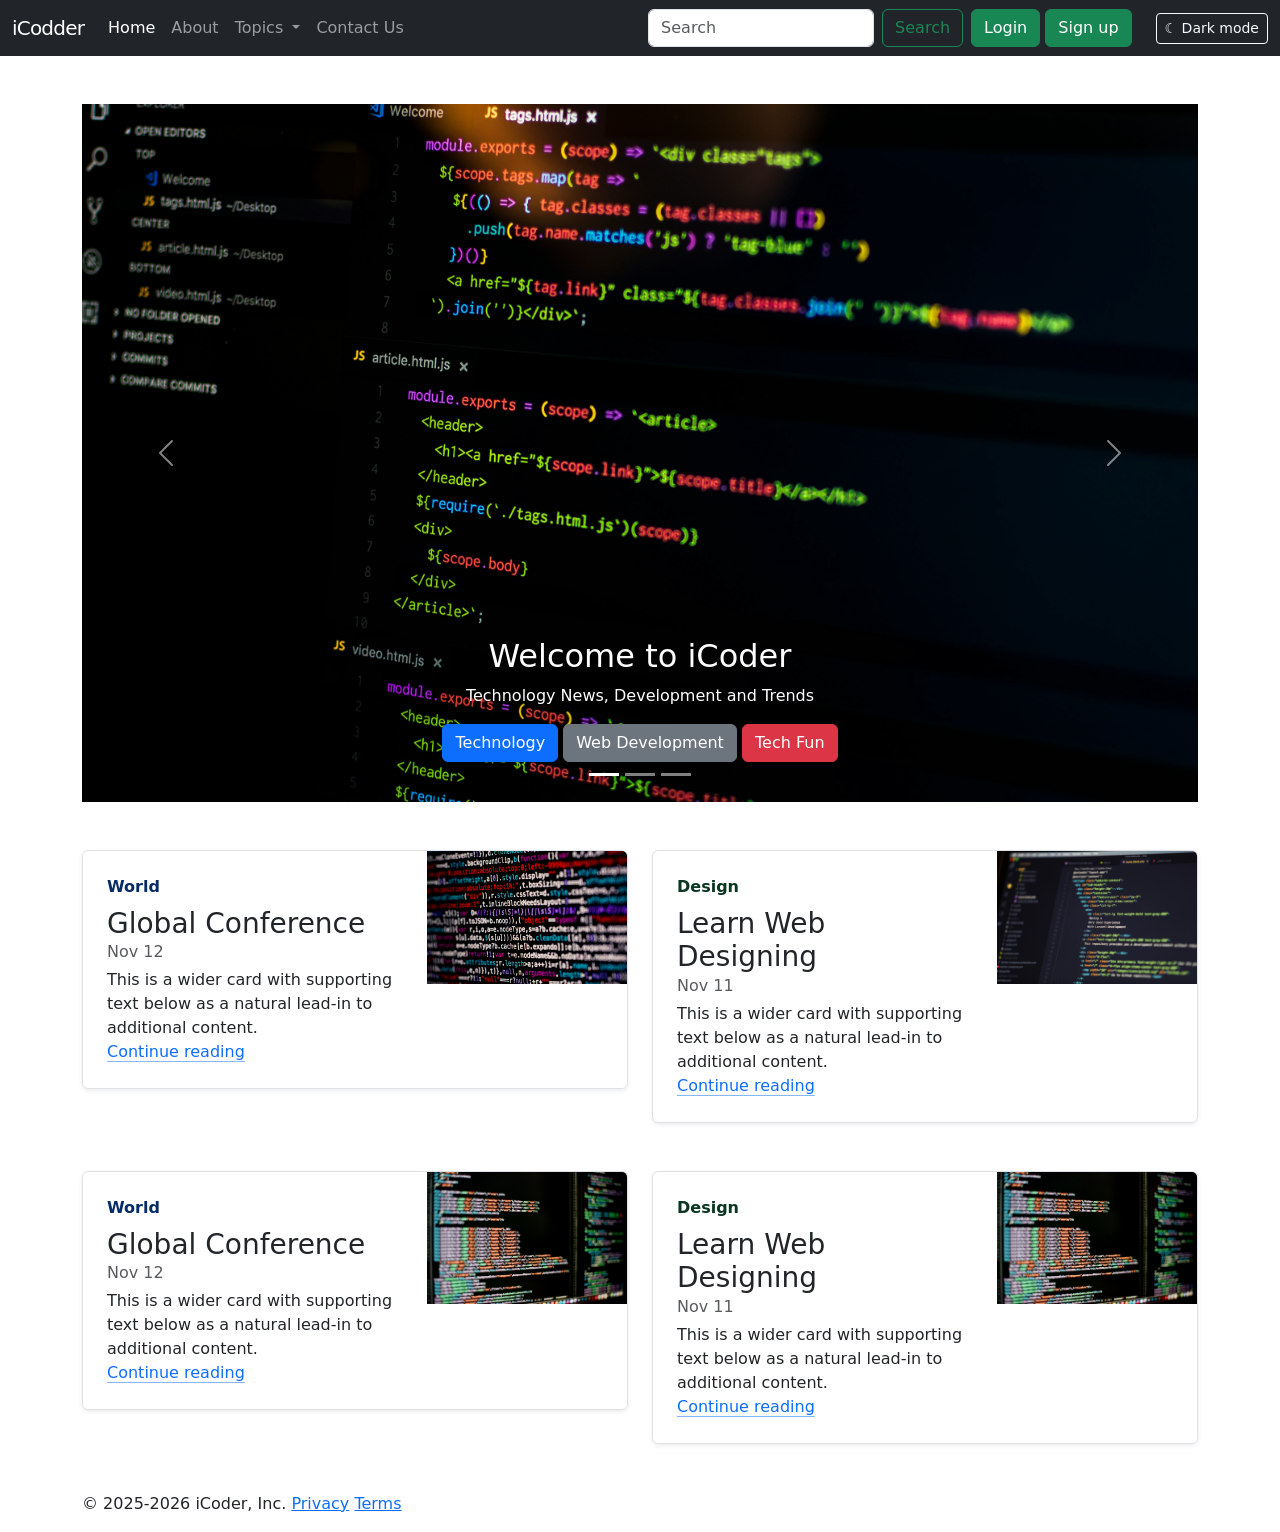
<file: index.html>
<!doctype html>
<html lang="en">

<head>
    <meta charset="utf-8">
    <meta name="viewport" content="width=device-width, initial-scale=1">
    <meta name="description" content="Learn web development with iCodder. Explore beginner-friendly HTML, CSS, JavaScript and Bootstrap learning resources.">
    <title>iCodder | Home</title>
    <link href="https://cdn.jsdelivr.net/npm/bootstrap@5.3.8/dist/css/bootstrap.min.css" rel="stylesheet"
        integrity="sha384-sRIl4kxILFvY47J16cr9ZwB07vP4J8+LH7qKQnuqkuIAvNWLzeN8tE5YBujZqJLB" crossorigin="anonymous">

    <link href="assets/css/style.css" rel="stylesheet">
</head>

<body>
    <!-- USING NAVBAR HERE!! -->
    <nav class="navbar navbar-expand-lg navbar-dark bg-dark">
        <div class="container-fluid">
            <a class="navbar-brand" href="index.html">iCodder</a>
            <button class="navbar-toggler" type="button" data-bs-toggle="collapse"
                data-bs-target="#navbarSupportedContent" aria-controls="navbarSupportedContent" aria-expanded="false"
                aria-label="Toggle navigation">
                <span class="navbar-toggler-icon"></span>
            </button>
            <div class="collapse navbar-collapse" id="navbarSupportedContent">
                <ul class="navbar-nav me-auto mb-2 mb-lg-0">
                    <li class="nav-item active">
                        <a class="nav-link active" href="index.html">Home</a>
                    </li>
                    <li class="nav-item">
                        <a class="nav-link" href="about.html">About</a>
                    </li>
                    <li class="nav-item dropdown">
                        <a class="nav-link dropdown-toggle" href="#" role="button" data-bs-toggle="dropdown"
                            aria-expanded="false">
                            Topics
                        </a>
                        <ul class="dropdown-menu">
                            <li><a class="dropdown-item" href="tutorial.html">Technology</a></li>
                            <li><a class="dropdown-item" href="tutorial.html">Web Development</a></li>
                            <li>
                                <hr class="dropdown-divider">
                            </li>
                            <li><a class="dropdown-item" href="contact.html">Support</a></li>
                            <li><a class="dropdown-item" href="contact.html">Write for us</a></li>
                        </ul>
                    </li>
                    <li class="nav-item">
                        <a class="nav-link" href="contact.html">Contact Us</a>
                    </li>
                </ul>
                <form class="d-flex" role="search">
                    <input class="form-control me-2" type="search" placeholder="Search" aria-label="Search" />
                    <button class="btn btn-outline-success" type="submit">Search</button>
                </form>
                <div class="mx-2">
                    <button class="btn btn-success" data-bs-toggle="modal" data-bs-target="#loginModal">Login</button>
                    <button class="btn btn-success" data-bs-toggle="modal" data-bs-target="#signupModal">Sign
                        up</button>
                </div>
            </div>
        </div>
    </nav>


    <!-- Login Modal -->
    <div class="modal fade" id="loginModal" tabindex="-1" role="dialog" aria-labelledby="exampleModalLabel"
        aria-hidden="true">
        <div class="modal-dialog" role="document">
            <div class="modal-content">
                <div class="modal-header">
                    <h5 class="modal-title" id="exampleModalLabel">Login to iCoder</h5>
                    <button type="button" class="btn-close" data-bs-dismiss="modal" aria-label="Close">
                        <span aria-hidden="true">&times;</span>
                    </button>
                </div>
                <div class="modal-body">
                    <form>
                        <div class="form-group">
                            <label for="exampleInputEmail1">Email address</label>
                            <input type="email" class="form-control" id="exampleInputEmail1"
                                aria-describedby="emailHelp">
                            <small id="emailHelp" class="form-text text-muted">We'll never share your email with anyone
                                else.</small>
                        </div>
                        <div class="form-group">
                            <label for="exampleInputPassword1">Password</label>
                            <input type="password" class="form-control" id="exampleInputPassword1">
                        </div>
                        <div class="form-group form-check">
                            <input type="checkbox" class="form-check-input" id="exampleCheck1">
                            <label class="form-check-label" for="exampleCheck1">Check me out</label>
                        </div>
                        <button type="submit" class="btn btn-primary">Login</button>
                    </form>
                </div>
                <div class="modal-footer">
                    <button type="button" class="btn btn-secondary" data-bs-dismiss="modal">Close</button>
                    <button type="button" class="btn btn-primary">Save changes</button>
                </div>
            </div>
        </div>
    </div>


    <!-- Sign Up Modal -->
    <div class="modal fade" id="signupModal" tabindex="-1" role="dialog" aria-labelledby="exampleModalLabel"
        aria-hidden="true">
        <div class="modal-dialog" role="document">
            <div class="modal-content">
                <div class="modal-header">
                    <h5 class="modal-title" id="exampleModalLabel">Get an iCoder Account</h5>
                    <button type="button" class="close" data-dismiss="modal" aria-label="Close">
                        <span aria-hidden="true">&times;</span>
                    </button>
                </div>
                <div class="modal-body">
                    <form>
                        <div class="form-group">
                            <label for="exampleInputEmail1">Email address</label>
                            <input type="email" class="form-control" id="exampleInputEmail1"
                                aria-describedby="emailHelp">
                            <small id="emailHelp" class="form-text text-muted">We'll never share your email with anyone
                                else.</small>
                        </div>
                        <div class="form-group">
                            <label for="cexampleInputPassword1">Confirm Password</label>
                            <input type="password" class="form-control" id="cexampleInputPassword1">
                        </div>
                        <button type="submit" class="btn btn-primary">Creat Account</button>
                    </form>
                </div>
                <div class="modal-footer">
                    <button type="button" class="btn btn-secondary" data-dismiss="modal">Close</button>
                    <button type="button" class="btn btn-primary">Save changes</button>
                </div>
            </div>
        </div>
    </div>




    <!-- USING CAROUSEL HERE!! OR WE CAN SAYS THAT THE SLIDER-->

    <div class="container my-5">
        <div id="carouselExampleCaptions" class="carousel slide carousel-fade">

            <div class="carousel-indicators">
                <button type="button" data-bs-target="#carouselExampleCaptions" data-bs-slide-to="0" class="active"
                    aria-current="true" aria-label="Slide 1"></button>

                <button type="button" data-bs-target="#carouselExampleCaptions" data-bs-slide-to="1"
                    aria-label="Slide 2"></button>

                <button type="button" data-bs-target="#carouselExampleCaptions" data-bs-slide-to="2"
                    aria-label="Slide 3"></button>
            </div>

            <div class="carousel-inner">

                <div class="carousel-item active">
                    <img src="assets/images/img1.jpg" class="d-block w-100" alt="...">

                    <div class="carousel-caption d-none d-md-block">
                        <h2>Welcome to iCoder</h2>
                        <p>Technology News, Development and Trends</p>

                        <button class="btn btn-primary">Technology</button>
                        <button class="btn btn-secondary">Web Development</button>
                        <button class="btn btn-danger">Tech Fun</button>
                    </div>
                </div>

                <div class="carousel-item">
                    <img src="assets/images/img2.jpg" class="d-block w-100" alt="...">

                    <div class="carousel-caption d-none d-md-block">
                        <h2>The Best Codder</h2>
                        <p>Technology News, Development and Trends</p>

                        <button class="btn btn-primary">Technology</button>
                        <button class="btn btn-secondary">Web Development</button>
                        <button class="btn btn-danger">Tech Fun</button>
                    </div>
                </div>

                <div class="carousel-item">
                    <img src="assets/images/img4.jpg" class="d-block w-100" alt="...">

                    <div class="carousel-caption d-none d-md-block">
                        <h2>The Best Creator/Artist</h2>
                        <p>Technology News, Development and Trends</p>

                        <button class="btn btn-primary">Technology</button>
                        <button class="btn btn-secondary">Web Development</button>
                        <button class="btn btn-danger">Tech Fun</button>
                    </div>
                </div>

            </div>

            <!-- PREVIOUS BUTTON -->
            <button class="carousel-control-prev" type="button" data-bs-target="#carouselExampleCaptions"
                data-bs-slide="prev">

                <span class="carousel-control-prev-icon" aria-hidden="true"></span>
                <span class="visually-hidden">Previous</span>
            </button>

            <!-- NEXT BUTTON -->
            <button class="carousel-control-next" type="button" data-bs-target="#carouselExampleCaptions"
                data-bs-slide="next">

                <span class="carousel-control-next-icon" aria-hidden="true"></span>
                <span class="visually-hidden">Next</span>
            </button>

        </div>
    </div>



    <!-- THIS IS THE EXAMPLE OF THE BLOG -->
    <div class="container my-4">
        <div class="row mb-2">
            <div class="col-md-6">
                <div
                    class="row g-0 border rounded overflow-hidden flex-md-row mb-4 shadow-sm h-md-250 position-relative">
                    <div class="col p-4 d-flex flex-column position-static"> <strong
                            class="d-inline-block mb-2 text-primary-emphasis">World</strong>
                        <h3 class="mb-0">Global Conference</h3>
                        <div class="mb-1 text-body-secondary">Nov 12</div>
                        <p class="card-text mb-auto">This is a wider card with supporting text below as a natural
                            lead-in to additional content.</p>
                        <a href="#" class="icon-link gap-1 icon-link-hover stretched-link">Continue reading</a>
                    </div>
                    <div class="col-auto d-none d-lg-block">
                        <img class="bd-placeholder-img " height="250" preserveAspectRatio="xMidYMid slice" role="img"
                            width="200" src="assets/images/img3.jpg" alt="">
                    </div>
                </div>
            </div>
            <div class="col-md-6">
                <div
                    class="row g-0 border rounded overflow-hidden flex-md-row mb-4 shadow-sm h-md-250 position-relative">
                    <div class="col p-4 d-flex flex-column position-static">
                        <strong class="d-inline-block mb-2 text-success-emphasis">Design</strong>
                        <h3 class="mb-0">Learn Web Designing</h3>
                        <div class="mb-1 text-body-secondary">Nov 11</div>
                        <p class="mb-auto">This is a wider card with supporting text below as a natural lead-in to
                            additional content.</p>
                        <a href="#" class="icon-link gap-1 icon-link-hover stretched-link">Continue reading</a>
                    </div>
                    <div class="col-auto d-none d-lg-block">
                        <img class="bd-placeholder-img " height="250" preserveAspectRatio="xMidYMid slice" role="img"
                            width="200" src="assets/images/img2.jpg" alt="">
                    </div>
                </div>
            </div>
        </div>
    </div>

    <div class="container my-4">
        <div class="row mb-2">
            <div class="col-md-6">
                <div
                    class="row g-0 border rounded overflow-hidden flex-md-row mb-4 shadow-sm h-md-250 position-relative">
                    <div class="col p-4 d-flex flex-column position-static"> <strong
                            class="d-inline-block mb-2 text-primary-emphasis">World</strong>
                        <h3 class="mb-0">Global Conference</h3>
                        <div class="mb-1 text-body-secondary">Nov 12</div>
                        <p class="card-text mb-auto">This is a wider card with supporting text below as a natural
                            lead-in to additional content.</p>
                        <a href="#" class="icon-link gap-1 icon-link-hover stretched-link">Continue reading</a>
                    </div>
                    <div class="col-auto d-none d-lg-block">
                        <img class="bd-placeholder-img " height="250" preserveAspectRatio="xMidYMid slice" role="img"
                            width="200" src="assets/images/img4.jpg" alt="">
                    </div>
                </div>
            </div>
            <div class="col-md-6">
                <div
                    class="row g-0 border rounded overflow-hidden flex-md-row mb-4 shadow-sm h-md-250 position-relative">
                    <div class="col p-4 d-flex flex-column position-static">
                        <strong class="d-inline-block mb-2 text-success-emphasis">Design</strong>
                        <h3 class="mb-0">Learn Web Designing</h3>
                        <div class="mb-1 text-body-secondary">Nov 11</div>
                        <p class="mb-auto">This is a wider card with supporting text below as a natural lead-in to
                            additional content.</p>
                        <a href="#" class="icon-link gap-1 icon-link-hover stretched-link">Continue reading</a>
                    </div>
                    <div class="col-auto d-none d-lg-block">
                        <img class="bd-placeholder-img " height="250" preserveAspectRatio="xMidYMid slice" role="img"
                            width="200" src="assets/images/img4.jpg" alt="">
                    </div>
                </div>
            </div>
        </div>
    </div>


    <footer class="container">
        <!-- <p class="float-right"><a href="#">Back to top</a></p> -->
        <p>© 2025-2026 iCoder, Inc. <a href="#">Privacy</a> <a href="#">Terms</a></p>

    </footer>

    <script src="https://cdn.jsdelivr.net/npm/bootstrap@5.3.8/dist/js/bootstrap.bundle.min.js"
        integrity="sha384-FKyoEForCGlyvwx9Hj09JcYn3nv7wiPVlz7YYwJrWVcXK/BmnVDxM+D2scQbITxI"
        crossorigin="anonymous"></script>
    <script src="assets/js/script.js"></script>
</body>

</html>
</file>
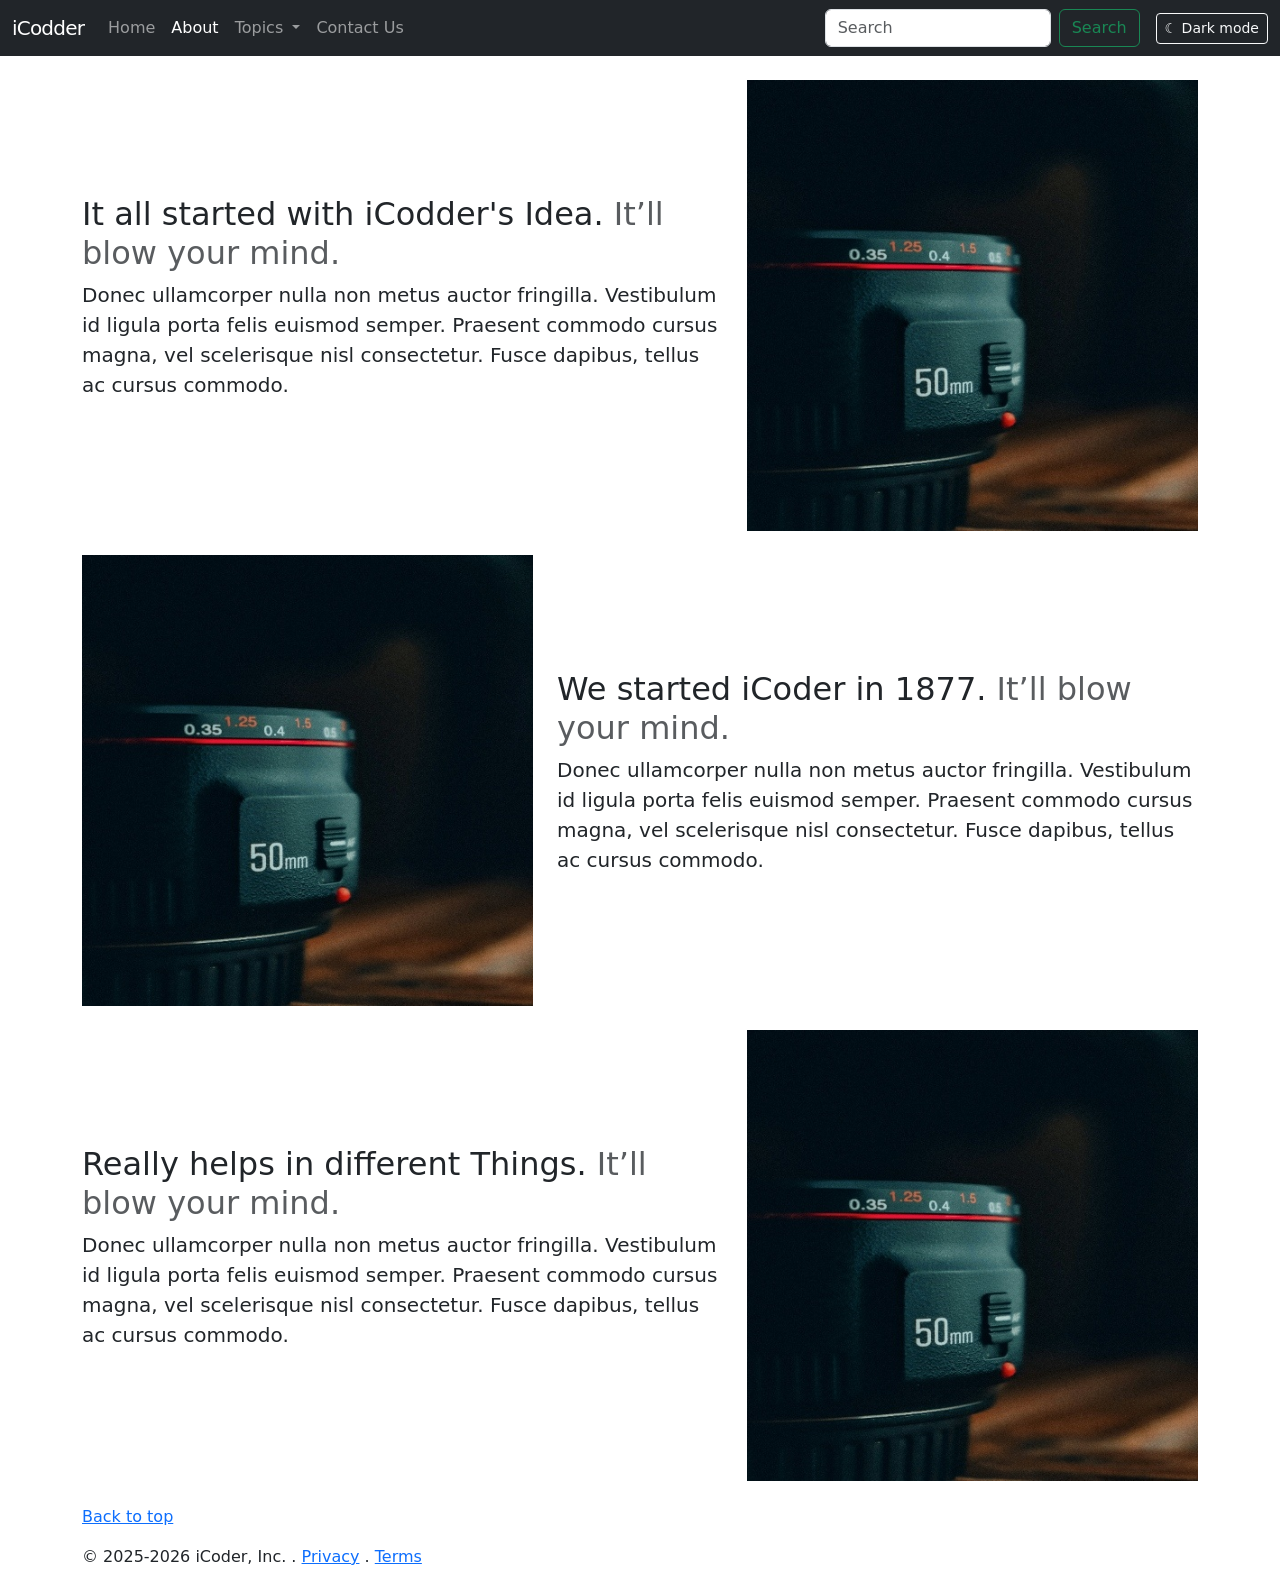
<file: about.html>
<!doctype html>
<html lang="en">

<head>
    <meta charset="utf-8">
    <meta name="viewport" content="width=device-width, initial-scale=1">
    <meta name="description" content="Learn about iCodder and its goal of making web development easier to explore.">
    <title>iCodder | About</title>
    <link href="https://cdn.jsdelivr.net/npm/bootstrap@5.3.8/dist/css/bootstrap.min.css" rel="stylesheet"
        integrity="sha384-sRIl4kxILFvY47J16cr9ZwB07vP4J8+LH7qKQnuqkuIAvNWLzeN8tE5YBujZqJLB" crossorigin="anonymous">
    <link href="assets/css/style.css" rel="stylesheet">
</head>

<body>
    <!-- USING NAVBAR HERE!! -->
    <nav class="navbar navbar-expand-lg navbar-dark bg-dark">
        <div class="container-fluid">
            <a class="navbar-brand" href="index.html">iCodder</a>
            <button class="navbar-toggler" type="button" data-bs-toggle="collapse"
                data-bs-target="#navbarSupportedContent" aria-controls="navbarSupportedContent" aria-expanded="false"
                aria-label="Toggle navigation">
                <span class="navbar-toggler-icon"></span>
            </button>
            <div class="collapse navbar-collapse" id="navbarSupportedContent">
                <ul class="navbar-nav me-auto mb-2 mb-lg-0">
                    <li class="nav-item">
                        <a class="nav-link" href="index.html">Home</a>
                    </li>
                    <li class="nav-item active">
                        <a class="nav-link" href="about.html">About</a>
                    </li>
                    <li class="nav-item dropdown">
                        <a class="nav-link dropdown-toggle" href="#" role="button" data-bs-toggle="dropdown"
                            aria-expanded="false">
                            Topics
                        </a>
                        <ul class="dropdown-menu">
                            <li><a class="dropdown-item" href="tutorial.html">Technology</a></li>
                            <li><a class="dropdown-item" href="tutorial.html">Web Development</a></li>
                            <li>
                                <hr class="dropdown-divider">
                            </li>
                            <li><a class="dropdown-item" href="contact.html">Support</a></li>
                            <li><a class="dropdown-item" href="contact.html">Write for us</a></li>
                        </ul>
                    </li>
                    <li class="nav-item">
                        <a class="nav-link" href="contact.html">Contact Us</a>
                    </li>
                </ul>
                <form class="d-flex" role="search">
                    <input class="form-control me-2" type="search" placeholder="Search" aria-label="Search" />
                    <button class="btn btn-outline-success" type="submit">Search</button>
                </form>
            </div>
        </div>
    </nav>


    <!-- THIS THE EXAMPLE OF  -->
    <div class="container my-4">

        <!-- First Section -->
        <div class="row featurette d-flex justify-content-center align-items-center">
            <div class="col-md-7">
                <h2 class="featurette-heading">It all started with iCodder's Idea. <span class="text-muted">It’ll blow
                        your mind.</span></h2>

                <p class="lead">
                    Donec ullamcorper nulla non metus auctor fringilla.
                    Vestibulum id ligula porta felis euismod semper.
                    Praesent commodo cursus magna, vel scelerisque nisl consectetur.
                    Fusce dapibus, tellus ac cursus commodo.
                </p>
            </div>
            <div class="col-md-5 order-md-1">
                <img src="assets/images/img5.jpg" class="img-fluid" alt="">
            </div>
        </div>

        <!-- Second Section -->
        <div class="row featurette d-flex justify-content-center align-items-center my-4">
            <div class="col-md-7 order-md-2">
                <h2 class="featurette-heading">
                    We started iCoder in 1877.
                    <span class="text-muted">It’ll blow your mind.</span>
                </h2>
                <p class="lead">
                    Donec ullamcorper nulla non metus auctor fringilla.
                    Vestibulum id ligula porta felis euismod semper.
                    Praesent commodo cursus magna, vel scelerisque nisl consectetur.
                    Fusce dapibus, tellus ac cursus commodo.
                </p>
            </div>
            <div class="col-md-5">
                <img src="assets/images/img5.jpg" class="img-fluid" alt="">
            </div>
        </div>

        <!-- Third Section -->
        <div class="row featurette d-flex justify-content-center align-items-center my-4">
            <div class="col-md-7 order-md-1">
                <h2 class="featurette-heading">
                    Really helps in different Things.
                    <span class="text-muted">It’ll blow your mind.</span>
                </h2>
                <p class="lead">
                    Donec ullamcorper nulla non metus auctor fringilla.
                    Vestibulum id ligula porta felis euismod semper.
                    Praesent commodo cursus magna, vel scelerisque nisl consectetur.
                    Fusce dapibus, tellus ac cursus commodo.
                </p>
            </div>
            <div class="col-md-5 order-md-1">
                <img src="assets/images/img5.jpg" class="img-fluid" alt="">
            </div>
        </div>
    </div>


    <footer class="container">
        <p class="float-right"><a href="#">Back to top</a></p>
        <p>© 2025-2026 iCoder, Inc. . <a href="#">Privacy</a> . <a href="#">Terms</a></p>

    </footer>


    <script src="https://cdn.jsdelivr.net/npm/bootstrap@5.3.8/dist/js/bootstrap.bundle.min.js"
        integrity="sha384-FKyoEForCGlyvwx9Hj09JcYn3nv7wiPVlz7YYwJrWVcXK/BmnVDxM+D2scQbITxI"
        crossorigin="anonymous"></script>
    <script src="assets/js/script.js"></script>
</body>

</html>
</file>
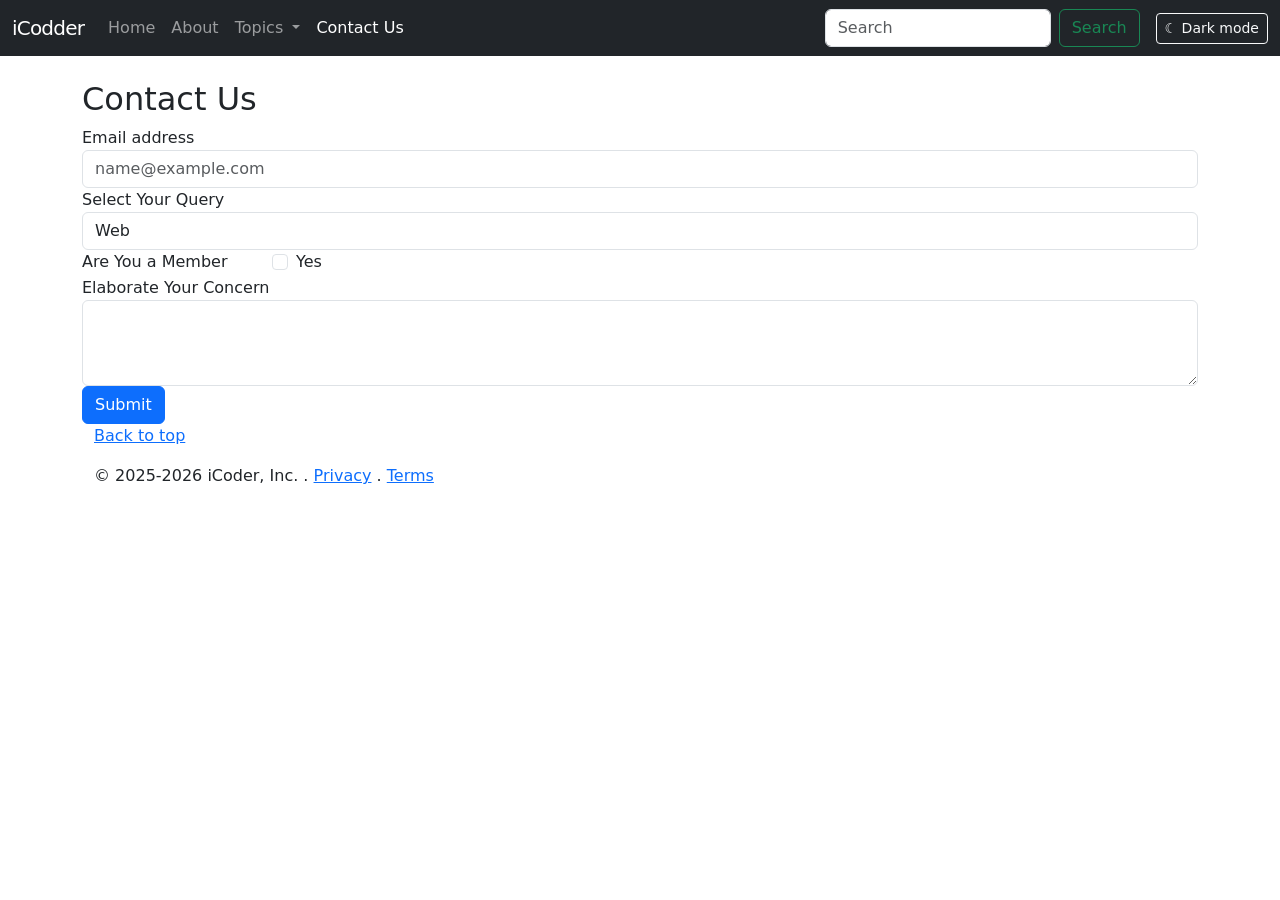
<file: contact.html>
<!doctype html>
<html lang="en">

<head>
    <meta charset="utf-8">
    <meta name="viewport" content="width=device-width, initial-scale=1">
    <meta name="description" content="Contact the iCodder team with questions about web development and tutorials.">
    <title>iCodder | Contact</title>
    <link href="https://cdn.jsdelivr.net/npm/bootstrap@5.3.8/dist/css/bootstrap.min.css" rel="stylesheet"
        integrity="sha384-sRIl4kxILFvY47J16cr9ZwB07vP4J8+LH7qKQnuqkuIAvNWLzeN8tE5YBujZqJLB" crossorigin="anonymous">
    <link href="assets/css/style.css" rel="stylesheet">
</head>

<body>
    <!-- USING NAVBAR HERE!! -->
    <nav class="navbar navbar-expand-lg navbar-dark bg-dark">
        <div class="container-fluid">
            <a class="navbar-brand" href="index.html">iCodder</a>
            <button class="navbar-toggler" type="button" data-bs-toggle="collapse"
                data-bs-target="#navbarSupportedContent" aria-controls="navbarSupportedContent" aria-expanded="false"
                aria-label="Toggle navigation">
                <span class="navbar-toggler-icon"></span>
            </button>
            <div class="collapse navbar-collapse" id="navbarSupportedContent">
                <ul class="navbar-nav me-auto mb-2 mb-lg-0">
                    <li class="nav-item">
                        <a class="nav-link" href="index.html">Home</a>
                    </li>
                    <li class="nav-item">
                        <a class="nav-link" href="about.html">About</a>
                    </li>
                    <li class="nav-item dropdown">
                        <a class="nav-link dropdown-toggle" href="#" role="button" data-bs-toggle="dropdown"
                            aria-expanded="false">
                            Topics
                        </a>
                        <ul class="dropdown-menu">
                            <li><a class="dropdown-item" href="tutorial.html">Technology</a></li>
                            <li><a class="dropdown-item" href="tutorial.html">Web Development</a></li>
                            <li>
                                <hr class="dropdown-divider">
                            </li>
                            <li><a class="dropdown-item" href="contact.html">Support</a></li>
                            <li><a class="dropdown-item" href="contact.html">Write for us</a></li>
                        </ul>
                    </li>
                    <li class="nav-item active">
                        <a class="nav-link" href="contact.html">Contact Us</a>
                    </li>
                </ul>
                <form class="d-flex" role="search">
                    <input class="form-control me-2" type="search" placeholder="Search" aria-label="Search" />
                    <button class="btn btn-outline-success" type="submit">Search</button>
                </form>
            </div>
        </div>
    </nav>


    <!-- THIS IS THE FORMS  -->
    <div class="container my-4">
        <h2>Contact Us</h2>
        <form>
            <div class="form-group">
                <label for="exampleFormControlInput1">Email address</label>
                <input type="email" class="form-control" id="exampleFormControlInput1" placeholder="name@example.com">
            </div>
            <div class="form-group">
                <label for="exampleFormControlSelect1">Select Your Query</label>
                <select class="form-control" id="exampleFormControlSelect1">
                    <option>Web</option>
                    <option>Tech stack</option>
                    <option>Technology</option>
                    <option>Others</option>
                </select>
            </div>
            <div class="form-group row">
                <div class="col-sm-2">Are You a Member</div>
                <div class="col-sm-10">
                    <div class="form-check">
                        <input type="checkbox" class="form-check-input" id="gridCheck1">
                        <label class="form-check-label" for="gridcheck1">
                            Yes
                        </label>
                    </div>
                </div>
            </div>

            <div class="form-group">
                <label for="exampleFormControlTextarea1">Elaborate Your Concern</label>
                <textarea class="form-control" id="exampleFormControlTextarea1" rows="3"></textarea>
            </div>
            <button class="btn btn-primary">Submit</button>
        </form>



        <!-- FOOTER  -->
        <footer class="container">
            <p class="float-right"><a href="#">Back to top</a></p>
            <p>© 2025-2026 iCoder, Inc. . <a href="#">Privacy</a> . <a href="#">Terms</a></p>

        </footer>


        <script src="https://cdn.jsdelivr.net/npm/bootstrap@5.3.8/dist/js/bootstrap.bundle.min.js"
            integrity="sha384-FKyoEForCGlyvwx9Hj09JcYn3nv7wiPVlz7YYwJrWVcXK/BmnVDxM+D2scQbITxI"
            crossorigin="anonymous"></script>
    <script src="assets/js/script.js"></script>
</body>

</html>
</file>
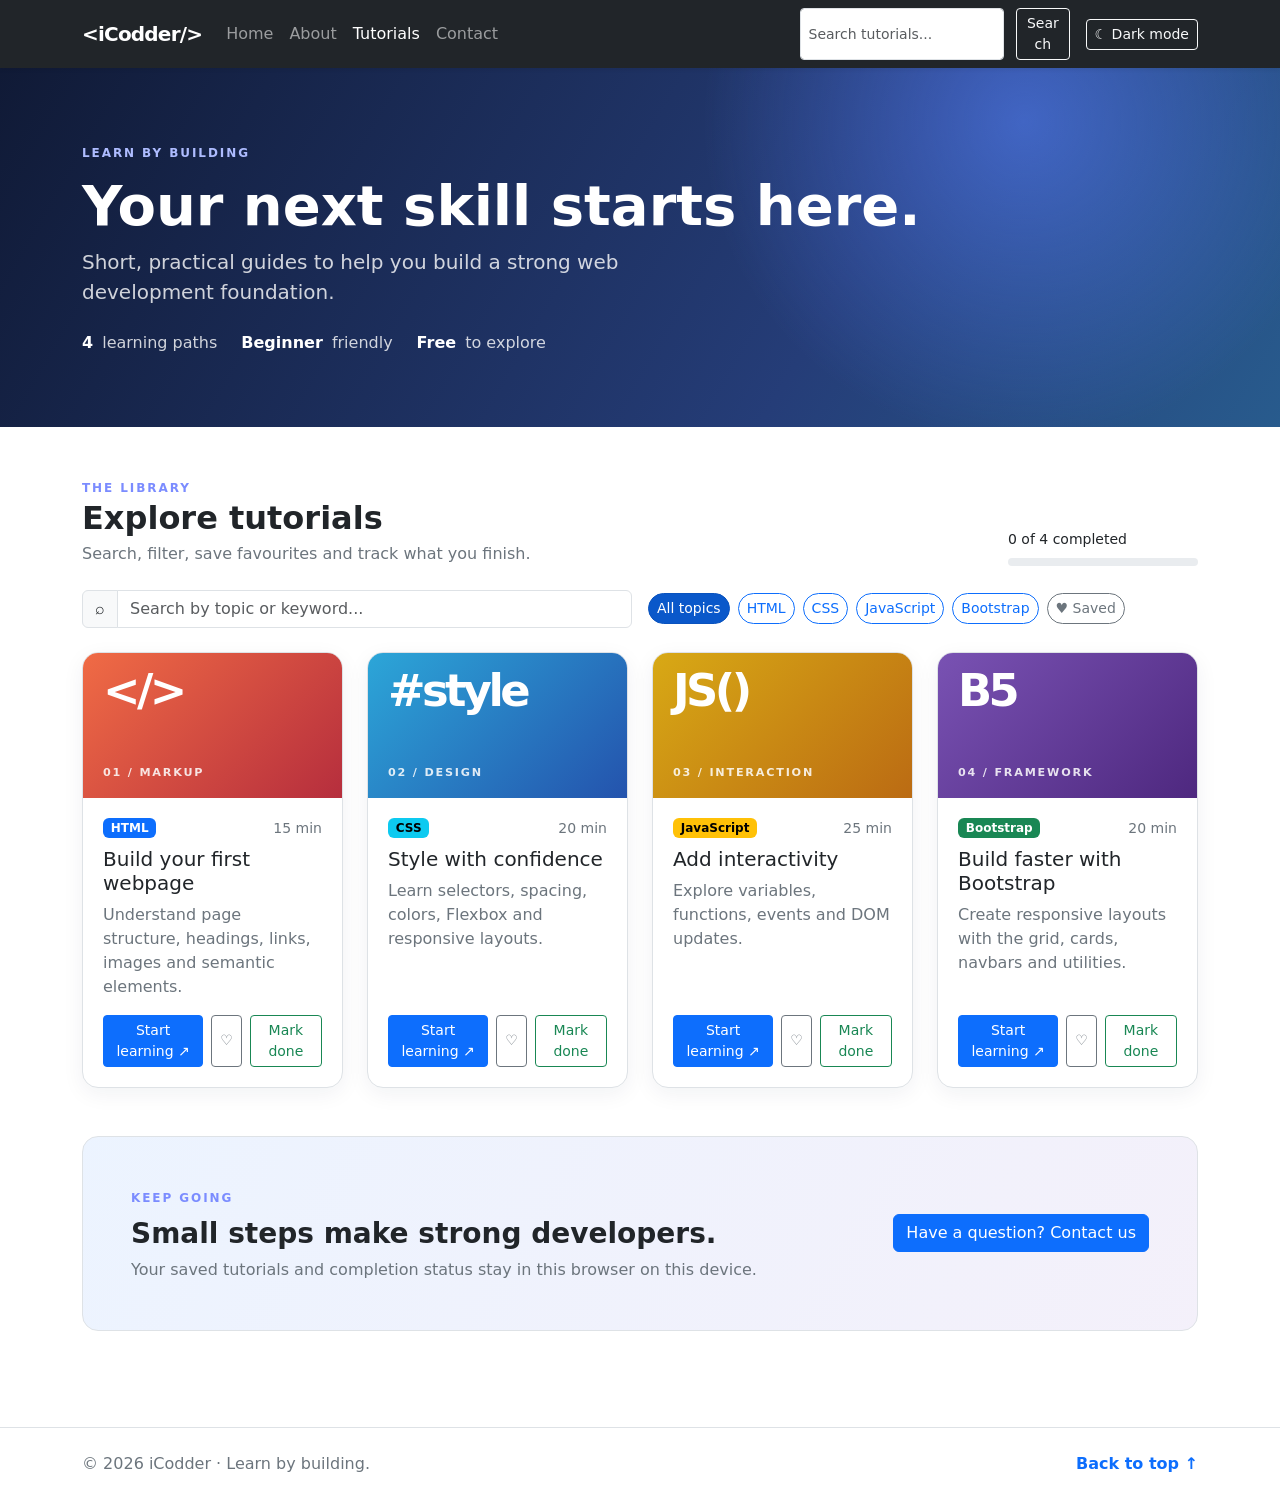
<file: tutorial.html>
<!doctype html>
<html lang="en">
<head>
  <meta charset="utf-8"><meta name="viewport" content="width=device-width, initial-scale=1">
  <meta name="description" content="Explore beginner-friendly web development tutorials on HTML, CSS, JavaScript and Bootstrap.">
  <title>Tutorial Library | iCodder</title>
  <link href="https://cdn.jsdelivr.net/npm/bootstrap@5.3.8/dist/css/bootstrap.min.css" rel="stylesheet" crossorigin="anonymous">
  <link href="assets/css/style.css" rel="stylesheet">
</head>
<body>
<nav class="navbar navbar-expand-lg navbar-dark bg-dark sticky-top shadow-sm">
  <div class="container"><a class="navbar-brand fw-bold" href="index.html">&lt;iCodder/&gt;</a>
    <button class="navbar-toggler" type="button" data-bs-toggle="collapse" data-bs-target="#mainNav" aria-controls="mainNav" aria-expanded="false" aria-label="Toggle navigation"><span class="navbar-toggler-icon"></span></button>
    <div class="collapse navbar-collapse" id="mainNav"><ul class="navbar-nav me-auto mb-2 mb-lg-0">
      <li class="nav-item"><a class="nav-link" href="index.html">Home</a></li><li class="nav-item"><a class="nav-link" href="about.html">About</a></li>
      <li class="nav-item"><a class="nav-link active" aria-current="page" href="tutorial.html">Tutorials</a></li><li class="nav-item"><a class="nav-link" href="contact.html">Contact</a></li>
    </ul><form class="d-flex site-search" role="search"><input class="form-control form-control-sm me-2" type="search" placeholder="Search tutorials..." aria-label="Search tutorials"><button class="btn btn-outline-light btn-sm" type="submit">Search</button></form></div>
  </div>
</nav>
<header class="tutorial-hero py-5"><div class="container py-lg-4"><span class="eyebrow">LEARN BY BUILDING</span><h1 class="display-4 fw-bold mt-2">Your next skill starts here.</h1><p class="lead mb-4">Short, practical guides to help you build a strong web development foundation.</p><div class="hero-stats"><span><strong>4</strong> learning paths</span><span><strong>Beginner</strong> friendly</span><span><strong>Free</strong> to explore</span></div></div></header>
<main class="container py-5">
  <div class="d-flex flex-column flex-md-row justify-content-between align-items-md-end gap-3 mb-4"><div><span class="eyebrow">THE LIBRARY</span><h2 class="fw-bold mb-1">Explore tutorials</h2><p class="text-secondary mb-0">Search, filter, save favourites and track what you finish.</p></div><div class="progress-summary"><span id="progressLabel">0 of 4 completed</span><div class="progress mt-2" role="progressbar" aria-label="Tutorial completion" aria-valuemin="0" aria-valuemax="4" aria-valuenow="0"><div id="learningProgress" class="progress-bar" style="width:0%"></div></div></div></div>
  <div class="row g-3 align-items-center mb-4"><div class="col-lg-6"><label for="tutorialSearch" class="form-label visually-hidden">Search tutorials</label><div class="input-group"><span class="input-group-text">⌕</span><input id="tutorialSearch" class="form-control" type="search" placeholder="Search by topic or keyword..."></div></div><div class="col-lg-6"><div class="filter-row d-flex flex-wrap gap-2" role="group" aria-label="Filter tutorials"><button class="btn btn-sm btn-primary active" data-filter="all">All topics</button><button class="btn btn-sm btn-outline-primary" data-filter="html">HTML</button><button class="btn btn-sm btn-outline-primary" data-filter="css">CSS</button><button class="btn btn-sm btn-outline-primary" data-filter="javascript">JavaScript</button><button class="btn btn-sm btn-outline-primary" data-filter="bootstrap">Bootstrap</button><button class="btn btn-sm btn-outline-secondary" id="showSaved">♥ Saved</button></div></div></div>
  <div class="row g-4" id="tutorialGrid">
    <div class="col-md-6 col-xl-3 tutorial-item" data-category="html" data-search="html structure semantic elements beginner markup"><article class="card tutorial-card h-100"><div class="tutorial-art art-html"><span> &lt;/&gt; </span><small>01 / MARKUP</small></div><div class="card-body d-flex flex-column"><div class="d-flex justify-content-between align-items-center mb-2"><span class="badge text-bg-primary">HTML</span><span class="small text-secondary">15 min</span></div><h3 class="h5 card-title">Build your first webpage</h3><p class="card-text text-secondary">Understand page structure, headings, links, images and semantic elements.</p><div class="mt-auto d-flex gap-2"><a class="btn btn-primary btn-sm flex-grow-1" href="https://developer.mozilla.org/en-US/docs/Learn/HTML/Introduction_to_HTML" target="_blank" rel="noopener noreferrer">Start learning ↗</a><button class="btn btn-outline-secondary btn-sm save-tutorial" aria-label="Save HTML tutorial" data-save="html">♡</button><button class="btn btn-outline-success btn-sm complete-tutorial" data-complete="html">Mark done</button></div></div></article></div>
    <div class="col-md-6 col-xl-3 tutorial-item" data-category="css" data-search="css styling colors typography layout flexbox grid responsive"><article class="card tutorial-card h-100"><div class="tutorial-art art-css"><span>#style</span><small>02 / DESIGN</small></div><div class="card-body d-flex flex-column"><div class="d-flex justify-content-between align-items-center mb-2"><span class="badge text-bg-info">CSS</span><span class="small text-secondary">20 min</span></div><h3 class="h5 card-title">Style with confidence</h3><p class="card-text text-secondary">Learn selectors, spacing, colors, Flexbox and responsive layouts.</p><div class="mt-auto d-flex gap-2"><a class="btn btn-primary btn-sm flex-grow-1" href="https://developer.mozilla.org/en-US/docs/Learn/CSS" target="_blank" rel="noopener noreferrer">Start learning ↗</a><button class="btn btn-outline-secondary btn-sm save-tutorial" aria-label="Save CSS tutorial" data-save="css">♡</button><button class="btn btn-outline-success btn-sm complete-tutorial" data-complete="css">Mark done</button></div></div></article></div>
    <div class="col-md-6 col-xl-3 tutorial-item" data-category="javascript" data-search="javascript interactivity variables functions dom events programming"><article class="card tutorial-card h-100"><div class="tutorial-art art-js"><span>JS()</span><small>03 / INTERACTION</small></div><div class="card-body d-flex flex-column"><div class="d-flex justify-content-between align-items-center mb-2"><span class="badge text-bg-warning">JavaScript</span><span class="small text-secondary">25 min</span></div><h3 class="h5 card-title">Add interactivity</h3><p class="card-text text-secondary">Explore variables, functions, events and DOM updates.</p><div class="mt-auto d-flex gap-2"><a class="btn btn-primary btn-sm flex-grow-1" href="https://developer.mozilla.org/en-US/docs/Learn/JavaScript" target="_blank" rel="noopener noreferrer">Start learning ↗</a><button class="btn btn-outline-secondary btn-sm save-tutorial" aria-label="Save JavaScript tutorial" data-save="javascript">♡</button><button class="btn btn-outline-success btn-sm complete-tutorial" data-complete="javascript">Mark done</button></div></div></article></div>
    <div class="col-md-6 col-xl-3 tutorial-item" data-category="bootstrap" data-search="bootstrap responsive components navbar grid cards framework"><article class="card tutorial-card h-100"><div class="tutorial-art art-bootstrap"><span>B5</span><small>04 / FRAMEWORK</small></div><div class="card-body d-flex flex-column"><div class="d-flex justify-content-between align-items-center mb-2"><span class="badge text-bg-success">Bootstrap</span><span class="small text-secondary">20 min</span></div><h3 class="h5 card-title">Build faster with Bootstrap</h3><p class="card-text text-secondary">Create responsive layouts with the grid, cards, navbars and utilities.</p><div class="mt-auto d-flex gap-2"><a class="btn btn-primary btn-sm flex-grow-1" href="https://getbootstrap.com/docs/5.3/getting-started/introduction/" target="_blank" rel="noopener noreferrer">Start learning ↗</a><button class="btn btn-outline-secondary btn-sm save-tutorial" aria-label="Save Bootstrap tutorial" data-save="bootstrap">♡</button><button class="btn btn-outline-success btn-sm complete-tutorial" data-complete="bootstrap">Mark done</button></div></div></article></div>
  </div><div id="emptyState" class="empty-state text-center py-5 d-none"><div class="display-6">⌕</div><h3 class="h5 mt-3">No tutorials found</h3><p class="text-secondary">Try another keyword or choose a different category.</p><button class="btn btn-outline-primary" id="resetFilters">Reset filters</button></div>
  <section class="learning-cta mt-5 p-4 p-lg-5 rounded-4"><div class="row align-items-center g-3"><div class="col-lg-8"><span class="eyebrow">KEEP GOING</span><h2 class="h3 fw-bold mt-2">Small steps make strong developers.</h2><p class="mb-0 text-secondary">Your saved tutorials and completion status stay in this browser on this device.</p></div><div class="col-lg-4 text-lg-end"><a class="btn btn-primary" href="contact.html">Have a question? Contact us</a></div></div></section>
</main>
<footer class="site-footer py-4"><div class="container d-flex flex-column flex-sm-row justify-content-between gap-2"><span>© 2026 iCodder · Learn by building.</span><a href="#top" class="back-to-top">Back to top ↑</a></div></footer>
<script src="https://cdn.jsdelivr.net/npm/bootstrap@5.3.8/dist/js/bootstrap.bundle.min.js" crossorigin="anonymous"></script><script src="assets/js/script.js"></script>
</body></html>
</file>
<file: assets/css/style.css>
/* iCodder: shared responsive styling and progressive enhancements. */
:root {
  color-scheme: light;
  --icodder-focus: #0d6efd;
  --icodder-bg: #ffffff;
  --icodder-text: #212529;
  --icodder-surface: #ffffff;
  --icodder-border: #dee2e6;
  --icodder-muted: #6c757d;
}
html { scroll-behavior: smooth; scroll-padding-top: 5rem; }
body { min-height: 100vh; color: var(--icodder-text); background: var(--icodder-bg); transition: background-color .2s ease, color .2s ease; }
img { max-width: 100%; height: auto; }
a:focus-visible, button:focus-visible, input:focus-visible, textarea:focus-visible, select:focus-visible { outline: 3px solid var(--icodder-focus); outline-offset: 2px; }
main, .container { overflow-wrap: anywhere; }
.navbar-brand { letter-spacing: -.04em; }
.nav-link { transition: color .15s ease; }
.site-search { gap: .25rem; }
.theme-toggle { white-space: nowrap; }
.site-footer { margin-top: 3rem; border-top: 1px solid var(--icodder-border); color: var(--icodder-muted); }
.site-footer a { text-decoration: none; }
.tutorial-hero { color: #fff; background: radial-gradient(circle at 80% 15%, rgba(88, 130, 255, .55), transparent 30%), linear-gradient(120deg, #101a36, #253d78 65%, #285b8d); }
.tutorial-hero p { max-width: 650px; color: rgba(255,255,255,.8); }
.eyebrow { font-size: .75rem; font-weight: 800; letter-spacing: .16em; color: #7b8cff; }
.tutorial-hero .eyebrow { color: #aebcff; }
.hero-stats { display: flex; flex-wrap: wrap; gap: .75rem 1.5rem; color: rgba(255,255,255,.8); }
.hero-stats strong { color: #fff; margin-right: .25rem; }
.progress-summary { min-width: 190px; font-size: .875rem; }
.progress { height: .45rem; }
.tutorial-card { border: 1px solid var(--icodder-border); border-radius: 1rem; overflow: hidden; box-shadow: 0 6px 22px rgba(24, 39, 75, .06); transition: transform .18s ease, box-shadow .18s ease; }
.tutorial-card:hover { transform: translateY(-4px); box-shadow: 0 12px 30px rgba(24, 39, 75, .12); }
.tutorial-card .card-body { padding: 1.25rem; }
.tutorial-art { min-height: 145px; padding: 1rem 1.25rem; display: flex; flex-direction: column; justify-content: space-between; color: white; }
.tutorial-art span { font-size: 2.8rem; line-height: 1; font-weight: 800; letter-spacing: -.08em; }
.tutorial-art small { font-size: .7rem; letter-spacing: .16em; font-weight: 700; opacity: .85; }
.art-html { background: linear-gradient(135deg, #f06b45, #b62e3d); }
.art-css { background: linear-gradient(135deg, #2ca6d8, #2453ad); }
.art-js { background: linear-gradient(135deg, #d8a915, #bb6b13); }
.art-bootstrap { background: linear-gradient(135deg, #7952b3, #4e287f); }
.filter-row .btn { border-radius: 2rem; }
.learning-cta { background: linear-gradient(120deg, rgba(13,110,253,.08), rgba(111,66,193,.08)); border: 1px solid var(--icodder-border); }
.empty-state { grid-column: 1 / -1; }
.back-to-top { font-weight: 600; }
.form-status { border-radius: .5rem; }
#backToTop { position: fixed; left: 50%; bottom: 1.25rem; z-index: 1030; display: inline-flex; align-items: center; justify-content: center; width: 2.8rem; height: 2.8rem; padding: 0; border: 0; border-radius: 50%; box-shadow: 0 4px 16px rgba(0,0,0,.18); font-size: 1.6rem; line-height: 1; opacity: 0; pointer-events: none; transform: translate(-50%, 8px); transition: opacity .2s, transform .2s; }
#backToTop.is-visible { opacity: 1; pointer-events: auto; transform: translate(-50%, 0); }
#backToTop:focus-visible { outline: 3px solid var(--icodder-text); outline-offset: 3px; }
/* Dark mode is a user preference stored only in this browser. */
html[data-theme="dark"] { color-scheme: dark; --icodder-bg: #111827; --icodder-text: #e5e7eb; --icodder-surface: #1f2937; --icodder-border: #374151; --icodder-muted: #aab4c2; }
html[data-theme="dark"] body, html[data-theme="dark"] .container, html[data-theme="dark"] main { color: var(--icodder-text); background-color: var(--icodder-bg); }
html[data-theme="dark"] .card, html[data-theme="dark"] .modal-content, html[data-theme="dark"] .dropdown-menu, html[data-theme="dark"] .list-group-item { color: var(--icodder-text); background-color: var(--icodder-surface); border-color: var(--icodder-border); }
html[data-theme="dark"] .card-text, html[data-theme="dark"] .text-secondary, html[data-theme="dark"] .text-muted { color: var(--icodder-muted) !important; }
html[data-theme="dark"] .form-control, html[data-theme="dark"] .form-select, html[data-theme="dark"] .input-group-text { color: var(--icodder-text); background-color: #111827; border-color: var(--icodder-border); }
html[data-theme="dark"] .learning-cta { background: #182338; }
html[data-theme="dark"] .site-footer { border-color: var(--icodder-border); }
html[data-theme="dark"] .btn-close { filter: invert(1) grayscale(100%) brightness(200%); }
@media (max-width: 575.98px) { .tutorial-hero h1 { font-size: 2.4rem; } .hero-stats { gap: .5rem 1rem; } .site-search { margin: .5rem 0; } }
@media (prefers-reduced-motion: reduce) { *, *::before, *::after { scroll-behavior: auto !important; transition-duration: .01ms !important; animation-duration: .01ms !important; } }
</file>
